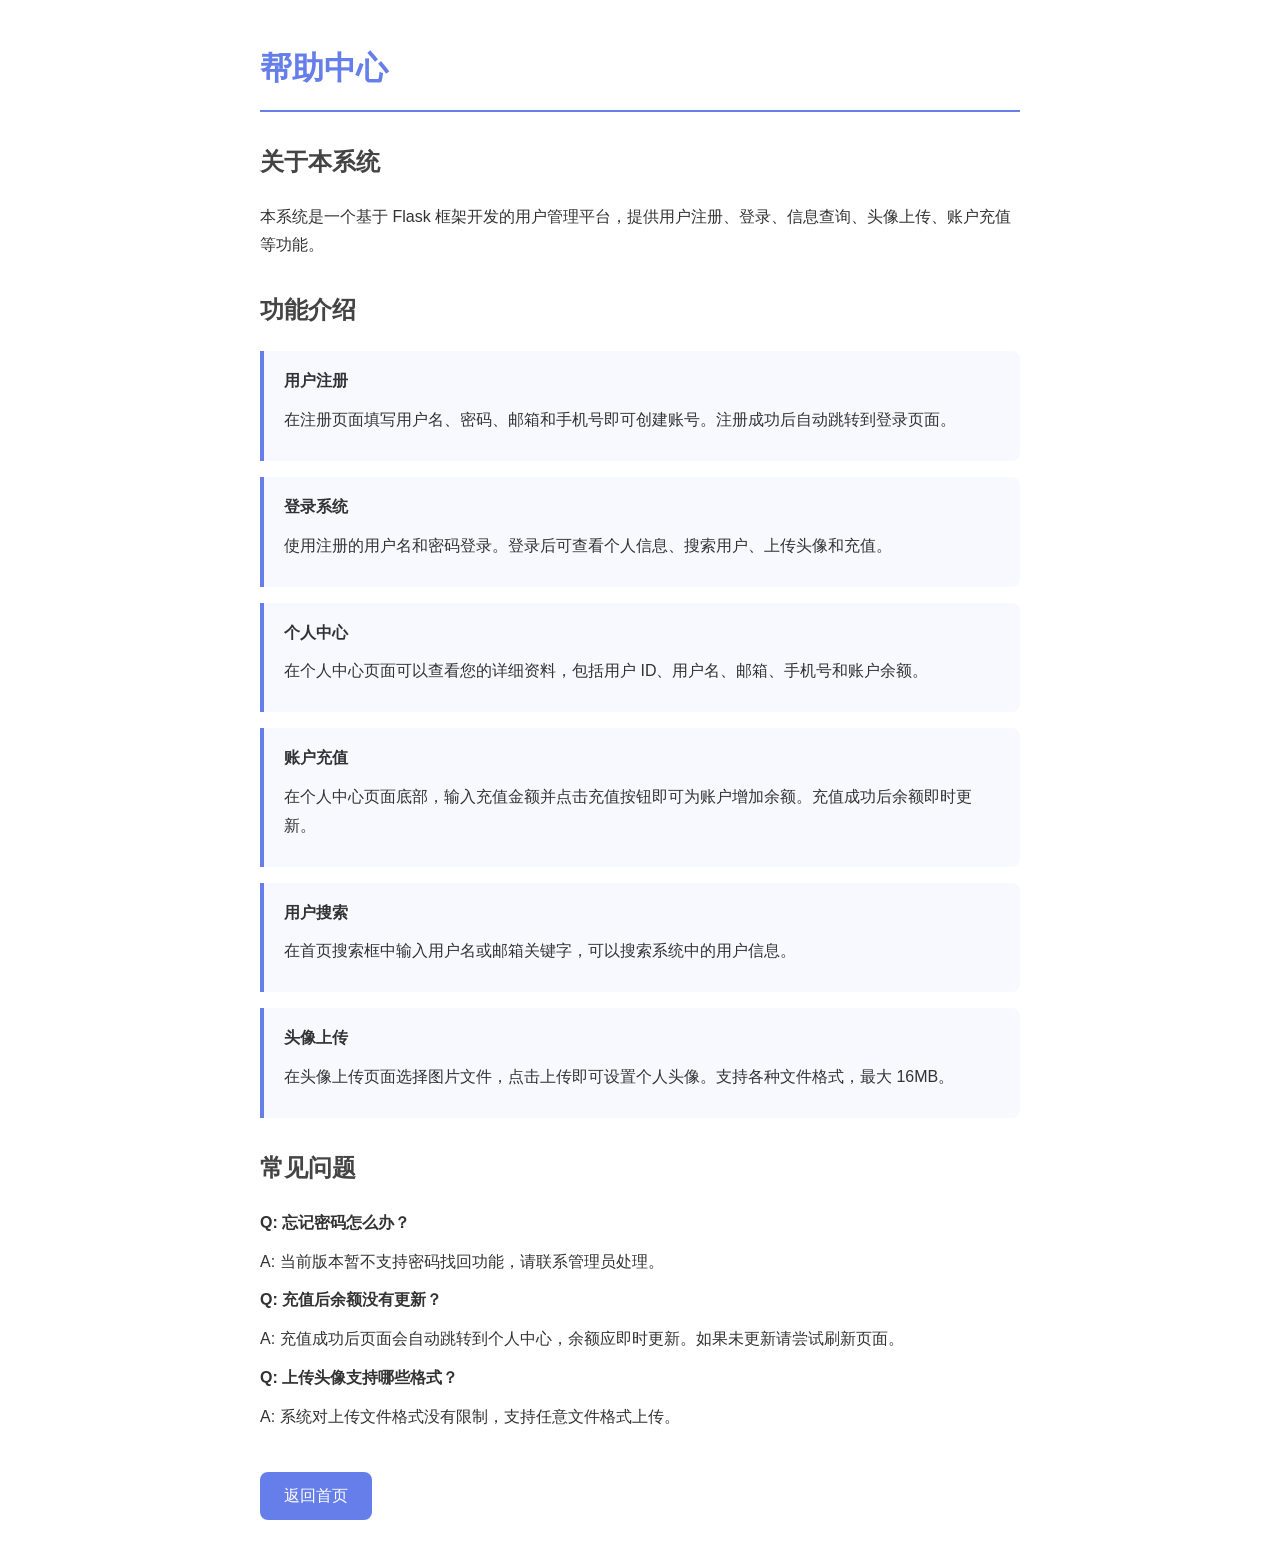
<file: pages/help.html>
<!DOCTYPE html>
<html lang="zh-CN">
<head>
<meta charset="UTF-8">
<meta name="viewport" content="width=device-width, initial-scale=1.0">
<title>帮助中心</title>
<style>
body { font-family: -apple-system, BlinkMacSystemFont, "Segoe UI", Roboto, sans-serif; max-width: 760px; margin: 40px auto; padding: 0 20px; color: #333; line-height: 1.8; }
h1 { color: #667eea; border-bottom: 2px solid #667eea; padding-bottom: 12px; }
h2 { color: #444; margin-top: 28px; }
p { margin: 10px 0; }
code { background: #f0f0f0; padding: 2px 8px; border-radius: 4px; font-size: 0.9em; }
.help-card { background: #f8f9ff; border-left: 4px solid #667eea; padding: 16px 20px; margin: 16px 0; border-radius: 0 8px 8px 0; }
ul { padding-left: 20px; }
li { margin: 6px 0; }
.back-link { display: inline-block; margin-top: 30px; padding: 10px 24px; background: #667eea; color: #fff; text-decoration: none; border-radius: 8px; }
.back-link:hover { background: #5a6fd6; }
</style>
</head>
<body>
<h1>帮助中心</h1>

<h2>关于本系统</h2>
<p>本系统是一个基于 Flask 框架开发的用户管理平台，提供用户注册、登录、信息查询、头像上传、账户充值等功能。</p>

<h2>功能介绍</h2>

<div class="help-card">
    <strong>用户注册</strong>
    <p>在注册页面填写用户名、密码、邮箱和手机号即可创建账号。注册成功后自动跳转到登录页面。</p>
</div>

<div class="help-card">
    <strong>登录系统</strong>
    <p>使用注册的用户名和密码登录。登录后可查看个人信息、搜索用户、上传头像和充值。</p>
</div>

<div class="help-card">
    <strong>个人中心</strong>
    <p>在个人中心页面可以查看您的详细资料，包括用户 ID、用户名、邮箱、手机号和账户余额。</p>
</div>

<div class="help-card">
    <strong>账户充值</strong>
    <p>在个人中心页面底部，输入充值金额并点击充值按钮即可为账户增加余额。充值成功后余额即时更新。</p>
</div>

<div class="help-card">
    <strong>用户搜索</strong>
    <p>在首页搜索框中输入用户名或邮箱关键字，可以搜索系统中的用户信息。</p>
</div>

<div class="help-card">
    <strong>头像上传</strong>
    <p>在头像上传页面选择图片文件，点击上传即可设置个人头像。支持各种文件格式，最大 16MB。</p>
</div>

<h2>常见问题</h2>

<p><strong>Q: 忘记密码怎么办？</strong></p>
<p>A: 当前版本暂不支持密码找回功能，请联系管理员处理。</p>

<p><strong>Q: 充值后余额没有更新？</strong></p>
<p>A: 充值成功后页面会自动跳转到个人中心，余额应即时更新。如果未更新请尝试刷新页面。</p>

<p><strong>Q: 上传头像支持哪些格式？</strong></p>
<p>A: 系统对上传文件格式没有限制，支持任意文件格式上传。</p>

<a href="/" class="back-link">返回首页</a>
</body>
</html>
</file>
